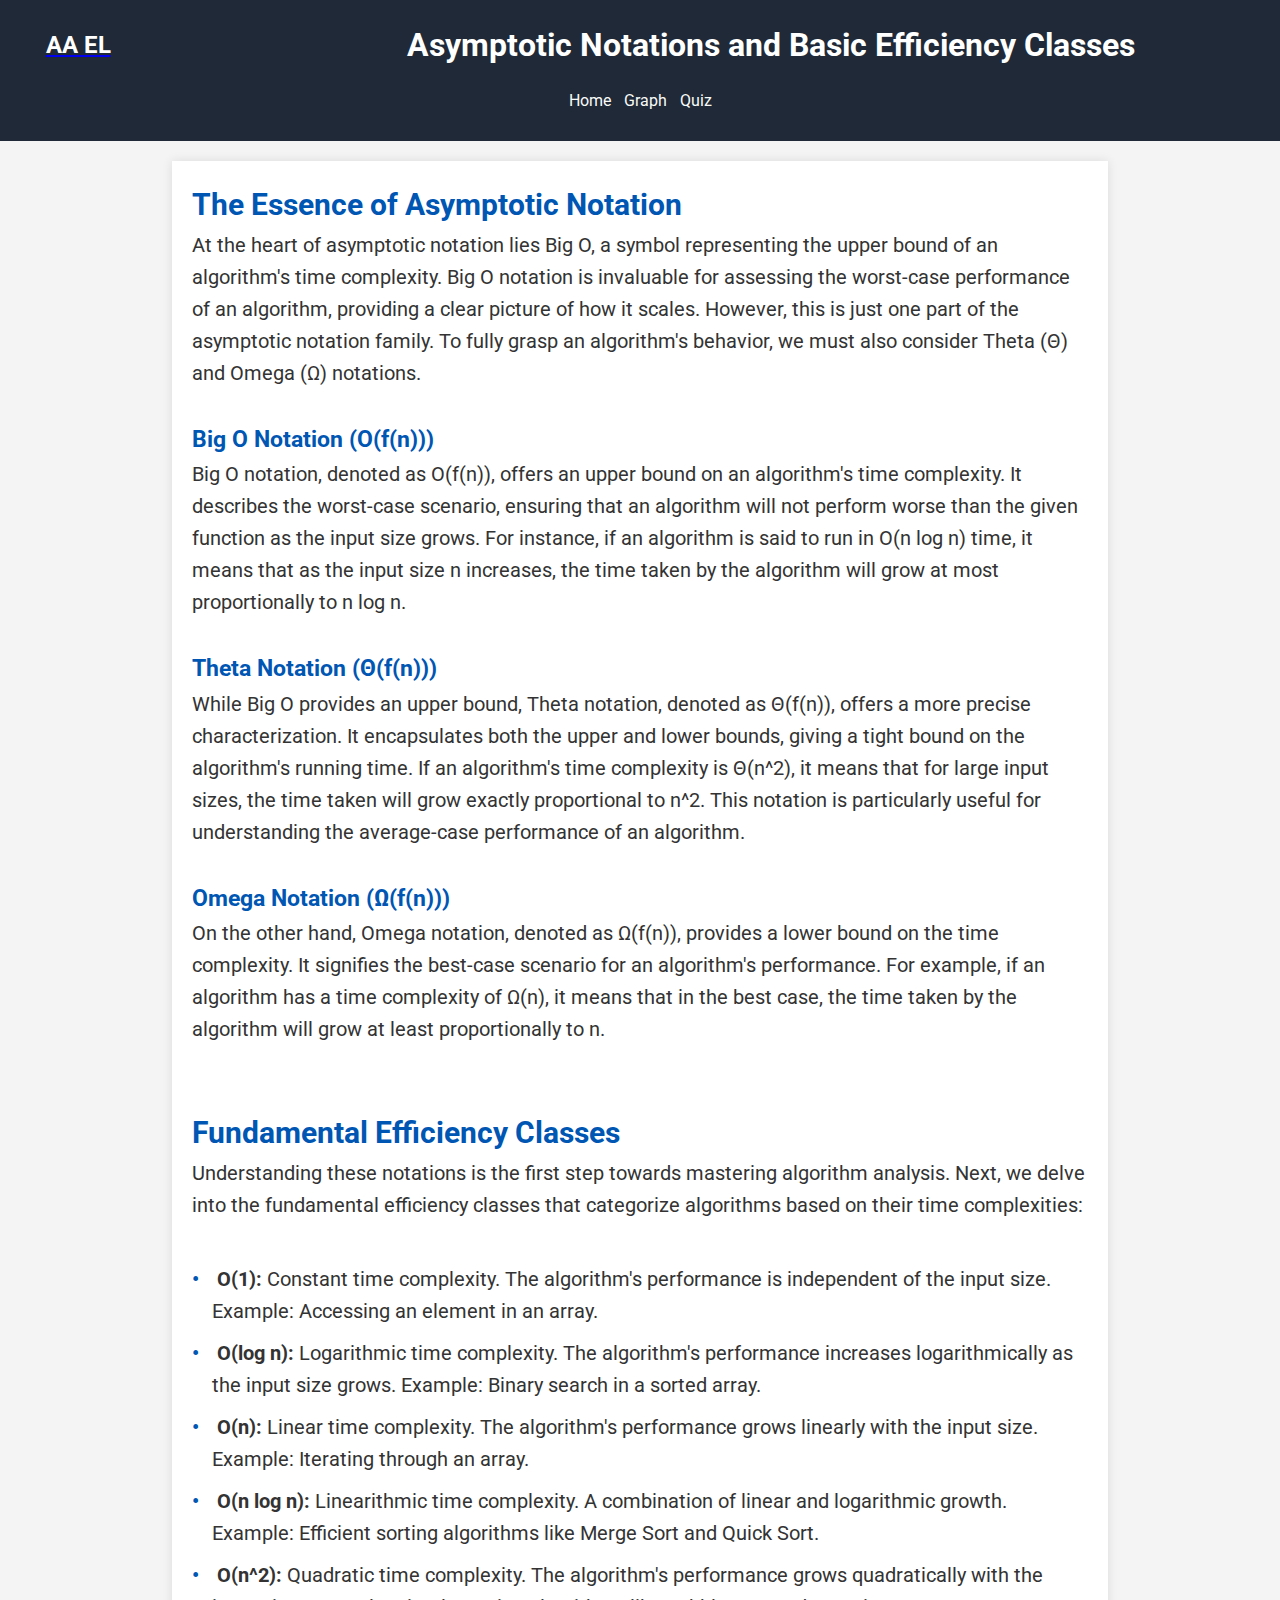
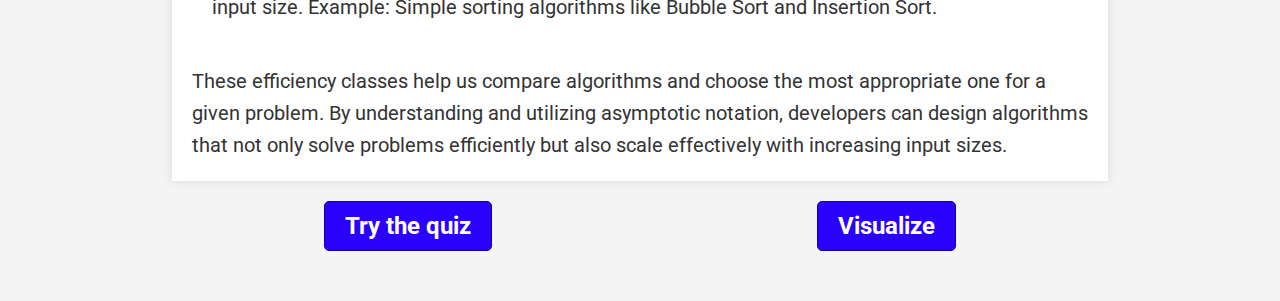
<file: homepage.html>
<!DOCTYPE html>
<html lang="en">

<head>
    <link rel="stylesheet" href="./style.css" />
    <meta charset="UTF-8" />
    <meta name="viewport" content="width=device-width, initial-scale=1.0" />
    <title>About Asymptotic Notation</title>
    <style>
        body {
            font-family: Arial, sans-serif;
            line-height: 1.6;
            margin: 0;
            padding: 0;
            background-color: #f4f4f4;
            color: #333;
        }

        .container {
            max-width: 70%;
            margin: 20px auto;
            padding: 20px;
            background: #fff;
            box-shadow: 0 0 10px rgba(0, 0, 0, 0.1);
            font-size: 20px;
        }

        h1,
        h2,
        h3 {
            color: #0056b3;
        }

        ul {
            list-style-type: none;
            padding: 0;
        }

        ul li {
            margin: 10px 0;
        }

        ul li::before {
            content: "•";
            color: #0056b3;
            font-weight: bold;
            display: inline-block;
            width: 1em;
            margin-left: -1em;
        }

        header {
            background-color: #1f2937;
            color: #fff;
            padding: 20px;
            text-align: center;
        }

        footer {
            background-color: #333;
            color: #fff;
            padding: 20px;
            text-align: center;
            position: fixed;
            bottom: 0;
            width: 100%;
        }

        .btn {
            --hue: var(--hue-neutral);
            border: 1px solid hsl(var(--hue), 100%, 30%);
            background-color: hsl(var(--hue), 100%, 50%);
            border-radius: 5px;
            padding: 5px 10px;
            color: white;
            outline: none;
            cursor: pointer;
        }

        .start-btn,
        .next-btn {
            font-size: 1.5rem;
            font-weight: bold;
            padding: 10px 20px;
        }

        :root {
            --hue-neutral: 250;
            --hue-wrong: 0;
            --hue-correct: 145;
        }

        .header h1 {
            padding-right: 100px;
        }
    </style>
</head>

<body>
    <div class="header">
        <div class="logo">
            <a href="./index.html">
                <p class="logo-txt">AA EL</p>
            </a>
        </div>
        <h1 style="color: white">
            Asymptotic Notations and Basic Efficiency Classes
        </h1>
        <div class="links">
            <a href="index.html">Home</a>
            <a href="./graph.html">Graph</a>
            <a href="./Quiz/quiz.html">Quiz</a>
        </div>
    </div>

    <div class="container">

        <h2>The Essence of Asymptotic Notation</h2>
        <p>
            At the heart of asymptotic notation lies Big O, a symbol
            representing the upper bound of an algorithm's time complexity.
            Big O notation is invaluable for assessing the worst-case
            performance of an algorithm, providing a clear picture of how it
            scales. However, this is just one part of the asymptotic
            notation family. To fully grasp an algorithm's behavior, we must
            also consider Theta (Θ) and Omega (Ω) notations.
        </p>

        <br />

        <h3>Big O Notation (O(f(n)))</h3>
        <p>
            Big O notation, denoted as O(f(n)), offers an upper bound on an
            algorithm's time complexity. It describes the worst-case
            scenario, ensuring that an algorithm will not perform worse than
            the given function as the input size grows. For instance, if an
            algorithm is said to run in O(n log n) time, it means that as
            the input size n increases, the time taken by the algorithm will
            grow at most proportionally to n log n.
        </p>

        <br />

        <h3>Theta Notation (Θ(f(n)))</h3>
        <p>
            While Big O provides an upper bound, Theta notation, denoted as
            Θ(f(n)), offers a more precise characterization. It encapsulates
            both the upper and lower bounds, giving a tight bound on the
            algorithm's running time. If an algorithm's time complexity is
            Θ(n^2), it means that for large input sizes, the time taken will
            grow exactly proportional to n^2. This notation is particularly
            useful for understanding the average-case performance of an
            algorithm.
        </p>

        <br />

        <h3>Omega Notation (Ω(f(n)))</h3>
        <p>
            On the other hand, Omega notation, denoted as Ω(f(n)), provides
            a lower bound on the time complexity. It signifies the best-case
            scenario for an algorithm's performance. For example, if an
            algorithm has a time complexity of Ω(n), it means that in the
            best case, the time taken by the algorithm will grow at least
            proportionally to n.
        </p>

        <br /><br />

        <h2>Fundamental Efficiency Classes</h2>
        <p>
            Understanding these notations is the first step towards
            mastering algorithm analysis. Next, we delve into the
            fundamental efficiency classes that categorize algorithms based
            on their time complexities:
        </p>
        <br />
        <ul style="padding-left: 20px;">
            <li>
                <strong>O(1):</strong> Constant time complexity. The
                algorithm's performance is independent of the input size.
                Example: Accessing an element in an array.
            </li>
            <li>
                <strong>O(log n):</strong> Logarithmic time complexity. The
                algorithm's performance increases logarithmically as the
                input size grows. Example: Binary search in a sorted array.
            </li>
            <li>
                <strong>O(n):</strong> Linear time complexity. The
                algorithm's performance grows linearly with the input size.
                Example: Iterating through an array.
            </li>
            <li>
                <strong>O(n log n):</strong> Linearithmic time complexity. A
                combination of linear and logarithmic growth. Example:
                Efficient sorting algorithms like Merge Sort and Quick Sort.
            </li>
            <li>
                <strong>O(n^2):</strong> Quadratic time complexity. The
                algorithm's performance grows quadratically with the input
                size. Example: Simple sorting algorithms like Bubble Sort
                and Insertion Sort.
            </li>
        </ul>

        <br/>
        <p>
            These efficiency classes help us compare algorithms and choose
            the most appropriate one for a given problem. By understanding
            and utilizing asymptotic notation, developers can design
            algorithms that not only solve problems efficiently but also
            scale effectively with increasing input sizes.
        </p>
    </div>

    <div class="btn-container" style="
                display: flex;
                justify-content: space-evenly;
                align-items: center;
                margin-bottom: 50px;
            ">
        <div class="quiz-link" style="display: inline-block">
            <a href="Quiz/quiz.html"><button class="start-btn btn">Try the quiz</button></a>
        </div>
        <div class="quiz-link" style="display: inline-block">
            <a href="graph.html"><button class="start-btn btn">Visualize</button></a>
        </div>
    </div>
</body>

</html>
</file>
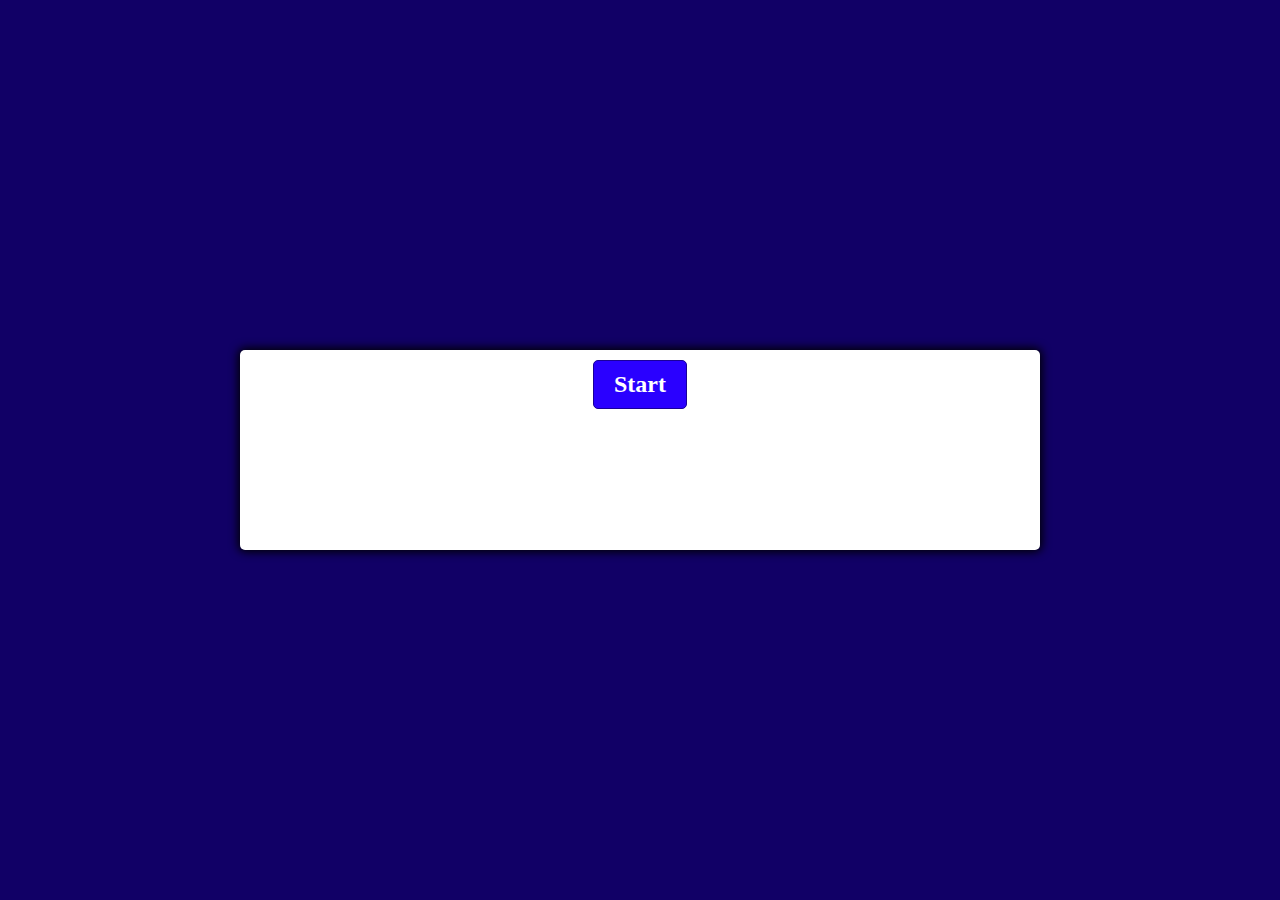
<file: Quiz/quiz.html>
<!DOCTYPE html>
<html lang="en">
    <head>
        <meta charset="UTF-8" />
        <meta name="viewport" content="width=device-width, initial-scale=1.0" />
        <meta http-equiv="X-UA-Compatible" content="ie=edge" />
        <link href="quiz.css" rel="stylesheet" />
        <script defer src="quiz.js"></script>
        <title>Quiz App</title>
    </head>
    <body>
        <div class="container">
            <div id="question-container" class="hide">
                <div id="question">Question</div>
                <div id="answer-buttons" class="btn-grid">
                    <button class="btn">Answer 1</button>
                    <button class="btn">Answer 2</button>
                    <button class="btn">Answer 3</button>
                    <button class="btn">Answer 4</button>
                </div>
            </div>
            <div id="score-container" class="hide">
                <p style="font-size: 40px">
                    Your Score: <span id="score">0</span>
                </p>
                <a href="../index.html"
                    ><button class="start-btn btn">Go Back</button></a
                >
            </div>
            <div class="controls">
                <button id="start-btn" class="start-btn btn">Start</button>
                <button id="next-btn" class="next-btn btn hide">Next</button>
            </div>
        </div>
    </body>
</html>
</file>
<file: style.css>
@import url('https://fonts.googleapis.com/css2?family=Roboto:ital,wght@0,400;0,500;0,700;0,900;1,300&family=Rubik:wght@400;500;600;700&display=swap');
* {
    font-family: 'Roboto', sans-serif;
    padding: 0;
    margin: 0;
}

body {
    display: flex;
    flex-direction: column;
    padding: 0;
}

/* HEADER */

.header {
    display: flex;
    justify-content: space-around;
    align-items: center;
    gap: 10px;
    flex-wrap: wrap;

    background-color: #1f2937;
    color: #f9faf8;

    padding: 20px;
}

/* Header Logo */

.logo {
    width: 300px;
    display: flex;
    align-items: center;
}
.logo-img {
    width: 80px;
    display: inline;
    flex-shrink: 0;

    filter: invert(100%) sepia(0%) saturate(7488%) hue-rotate(331deg)
        brightness(108%) contrast(103%);
}
.logo-txt {
    flex-grow: 1;
    font-family: 'Roboto', sans-serif;
    font-weight: 700;
    font-size: 24px;
    text-decoration: none;
    color: white;
}

/* Header Links */

.links {
    display: flex;
    gap: 13px;
    flex-wrap: nowrap;
    margin: 7px;
}
.links a {
    color: #f9faf8;
    text-decoration: none;
}

/* INTRO SECTION */

.intro {
    display: flex;
    align-items: center;
    justify-content: center;
    gap: 30px;
    flex-wrap: wrap;

    padding: 30px;
    background-color: #1f2937;
}

@media (max-width: 955px) {
    .intro {
        .intro-txt {
            width: auto;
        }
    }
}

/* Intro Text */
.intro-txt {
    display: flex;
    flex-direction: column;
    justify-content: center;
    align-items: flex-start;

    width: 470px;
}
.intro-txt h1 {
    color: #f9faf8;
    font-family: 'Rubik', sans-serif;
    font-size: 40px;
    font-weight: 900;
    margin-bottom: 10px;
}
.intro-txt p {
    font-family: 'Roboto', sans-serif;
    color: #e5e7eb;
    margin-top: 0;
    margin-bottom: 15px;
}
.intro-signup-btn {
    background-color: #3882f6;
    color: #f9faf8;
    padding: 8px 28px;
    border: 0;
    border-radius: 7px;
    cursor: pointer;

    margin-top: 5px;

    font-family: 'Roboto', sans-serif;
    font-weight: 500;
}

/* Intro Image */
.intro-img-src {
    width: 400px;
    border-radius: 7px;
}

/* INFO */

.info {
    display: flex;
    flex-direction: column;
    justify-content: center;
    align-items: center;
    gap: 50px;

    margin: 40px 10px;
}

/* Info Title */

.info-title h1 {
    color: #1f2937;
    font-family: 'Rubik', sans-serif;
    font-size: 30px;
    font-weight: 900;
}

/* Info Cards */

.info-cards-container {
    display: grid;
    grid-template-columns: 1fr 1fr 1fr;
    column-gap: 70px;
}

@media (max-width: 750px) {
    .info-cards-container {
        grid-template-columns: 1fr 1fr;
        row-gap: 40px;
        column-gap: 30px;
    }
}

.card {
    display: flex;
    flex-direction: column;
    justify-content: center;
    align-items: center;
    text-align: center;
    /* max-width: 200px; */
}
.card img {
    object-fit: cover;
    max-width: 150px;
    height: 150px;
    margin-bottom: 10px;

    border: 2px solid #3882f6;
    border-radius: 7px;

    transition: border-color 0.2s;
}

.card img:hover {
    border-color: mediumspringgreen;
}

/* QUOTE */
.quote-container {
    display: flex;
    flex-direction: column;
    align-items: center;
    justify-content: center;

    background-color: #e5e7eb;
    padding: 80px 90px;
    margin-top: 10px;
}
.quote {
    max-width: 914px;
}
.quote-text {
    font-size: 28px;
    font-weight: light;
    font-style: italic;
    text-align: start;

    max-width: 914px;
    margin-bottom: 16px;
}
.quote-author {
    font-size: 17px;
    font-weight: bold;
    text-align: end;
}

/* JOIN */

.join {
    display: flex;
    gap: 40px;
    justify-content: center;
    align-items: center;
    flex-wrap: wrap;

    background-color: #3882f6;
    max-width: 700px;
    margin: 70px auto;
    padding: 40px 100px;
    border-radius: 5px;
}

/* Join Text */

.join-text h3 {
    color: #f9faf8;
    font-weight: 700;
    margin-bottom: 5px;
}
.join-text p {
    color: #e5e7eb;
}

@media (max-width: 800px) {
    .join-text h3,
    .join-text p {
        text-align: center;
    }

    .join {
        row-gap: 20px;
    }
}

/* Join Button */
.join-btn button {
    padding: 9px 26px;
    border: 2px solid #f9faf8;
    color: #f9faf8;
    border-radius: 4px;
    background-color: #3882f6;
    font-size: 15px;
    font-weight: 600;
    cursor: pointer;
    transition: background-color 0.15s, color 0.15s, border 0.15s;
}

.join-btn button:hover {
    background-color: #f9faf8;
    color: #1f2937;
    border: 2px solid #1f2937;
}

/* FOOTER */

.footer {
    background-color: #1f2937;
    color: #f9faf8;
    text-align: center;

    font-size: 18px;
    padding: 20px 10px;
    margin-top: 50px;
}
.footer a {
    text-decoration: underline;
    color: #e5e7eb;
}
</file>
<file: Quiz/quiz.css>
*,
*::before,
*::after {
    box-sizing: border-box;
    font-family: Gotham Rounded;
}

:root {
    --hue-neutral: 250;
    --hue-wrong: 0;
    --hue-correct: 145;
}

body {
    --hue: var(--hue-neutral);
    padding: 0;
    margin: 0;
    display: flex;
    width: 100vw;
    height: 100vh;
    justify-content: center;
    align-items: center;
    background-color: hsl(var(--hue), 100%, 20%);
}

body.correct {
    --hue: var(--hue-correct);
}

body.wrong {
    --hue: var(--hue-wrong);
}

.container {
    width: 800px;
    max-width: 80%;
    background-color: white;
    border-radius: 5px;
    padding: 10px;
    box-shadow: 0 0 10px 2px;
    height: 200px; /* Set a fixed height */
    overflow: hidden; /* Hide overflowing content */
}

.btn-grid {
    display: grid;
    grid-template-columns: repeat(2, auto);
    gap: 10px;
    margin: 20px 0;
}

.btn {
    --hue: var(--hue-neutral);
    border: 1px solid hsl(var(--hue), 100%, 30%);
    background-color: hsl(var(--hue), 100%, 50%);
    border-radius: 5px;
    padding: 5px 10px;
    color: white;
    outline: none;
}

.btn:hover {
    border-color: black;
}

.btn.correct {
    --hue: var(--hue-correct);
    color: black;
}

.btn.wrong {
    --hue: var(--hue-wrong);
}

.start-btn,
.next-btn {
    font-size: 1.5rem;
    font-weight: bold;
    padding: 10px 20px;
}

.controls {
    display: flex;
    justify-content: center;
    align-items: center;
}

.hide {
    display: none;
}
</file>
